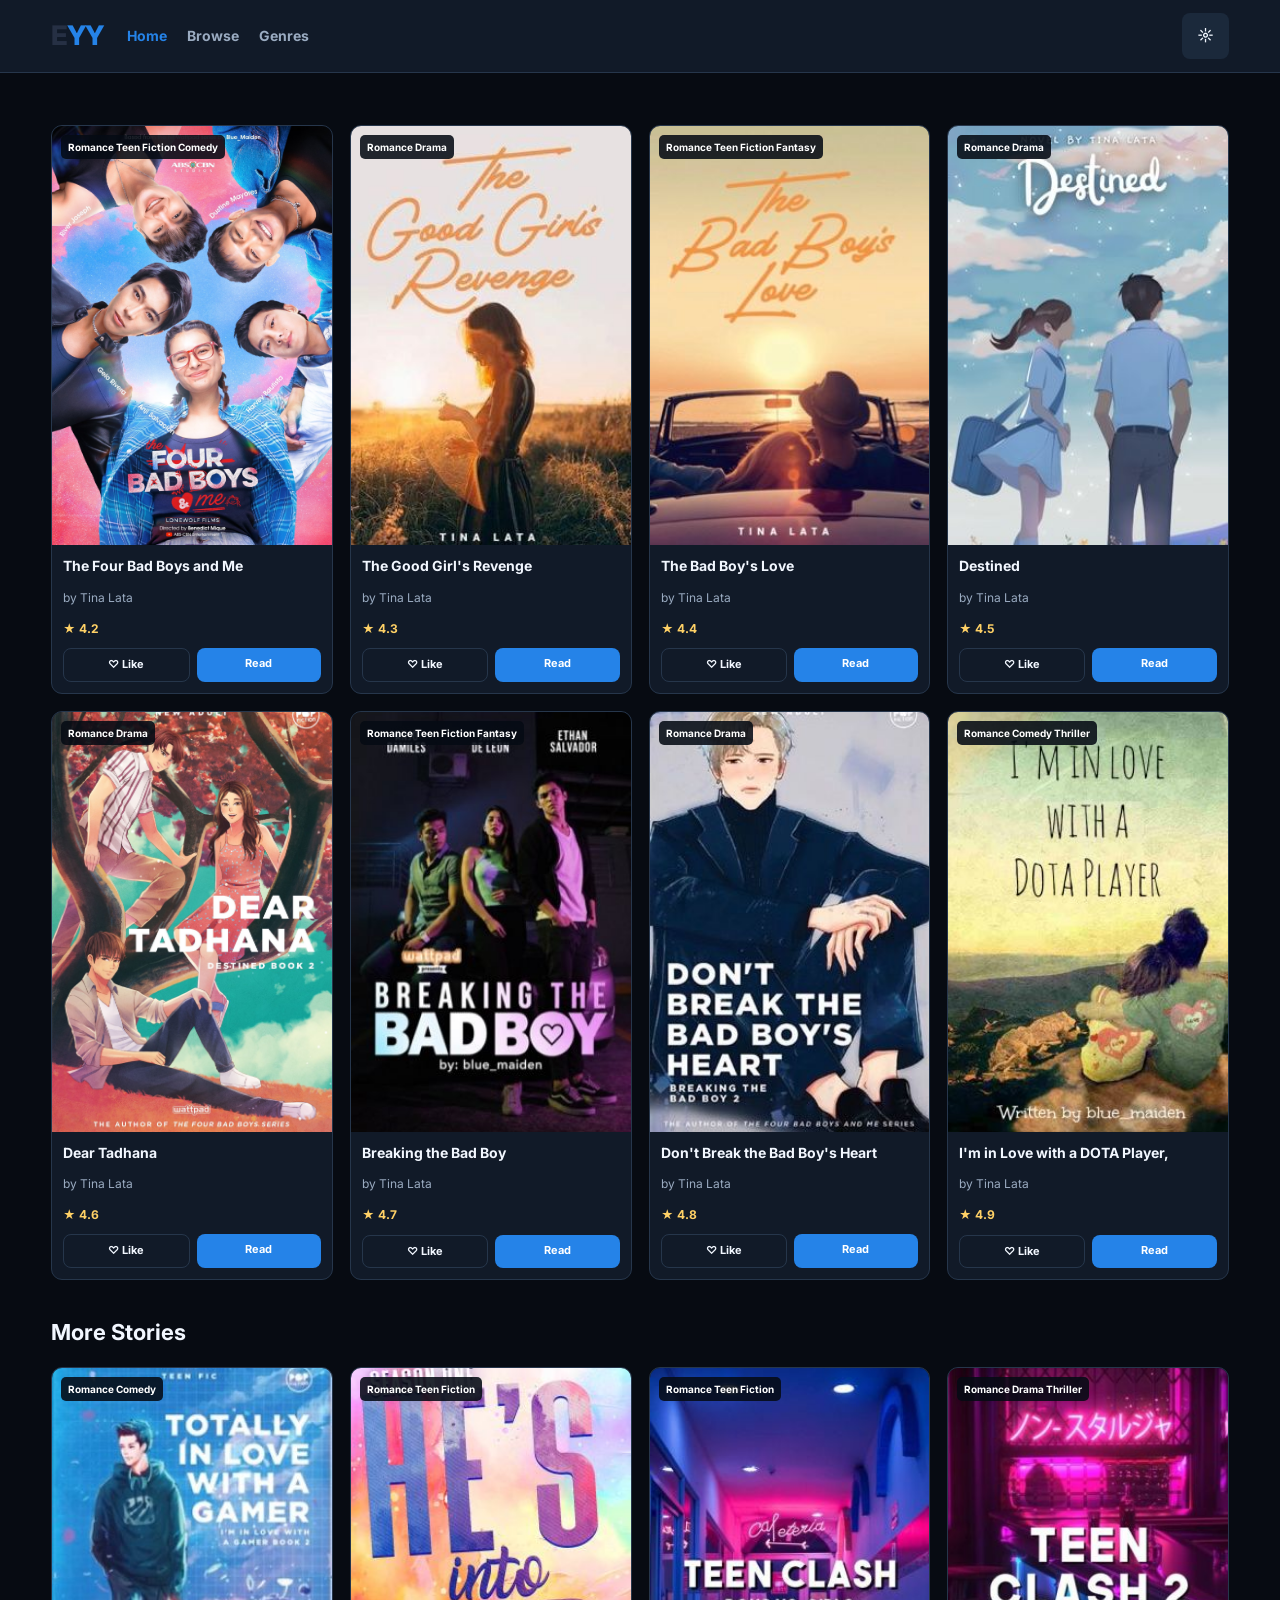
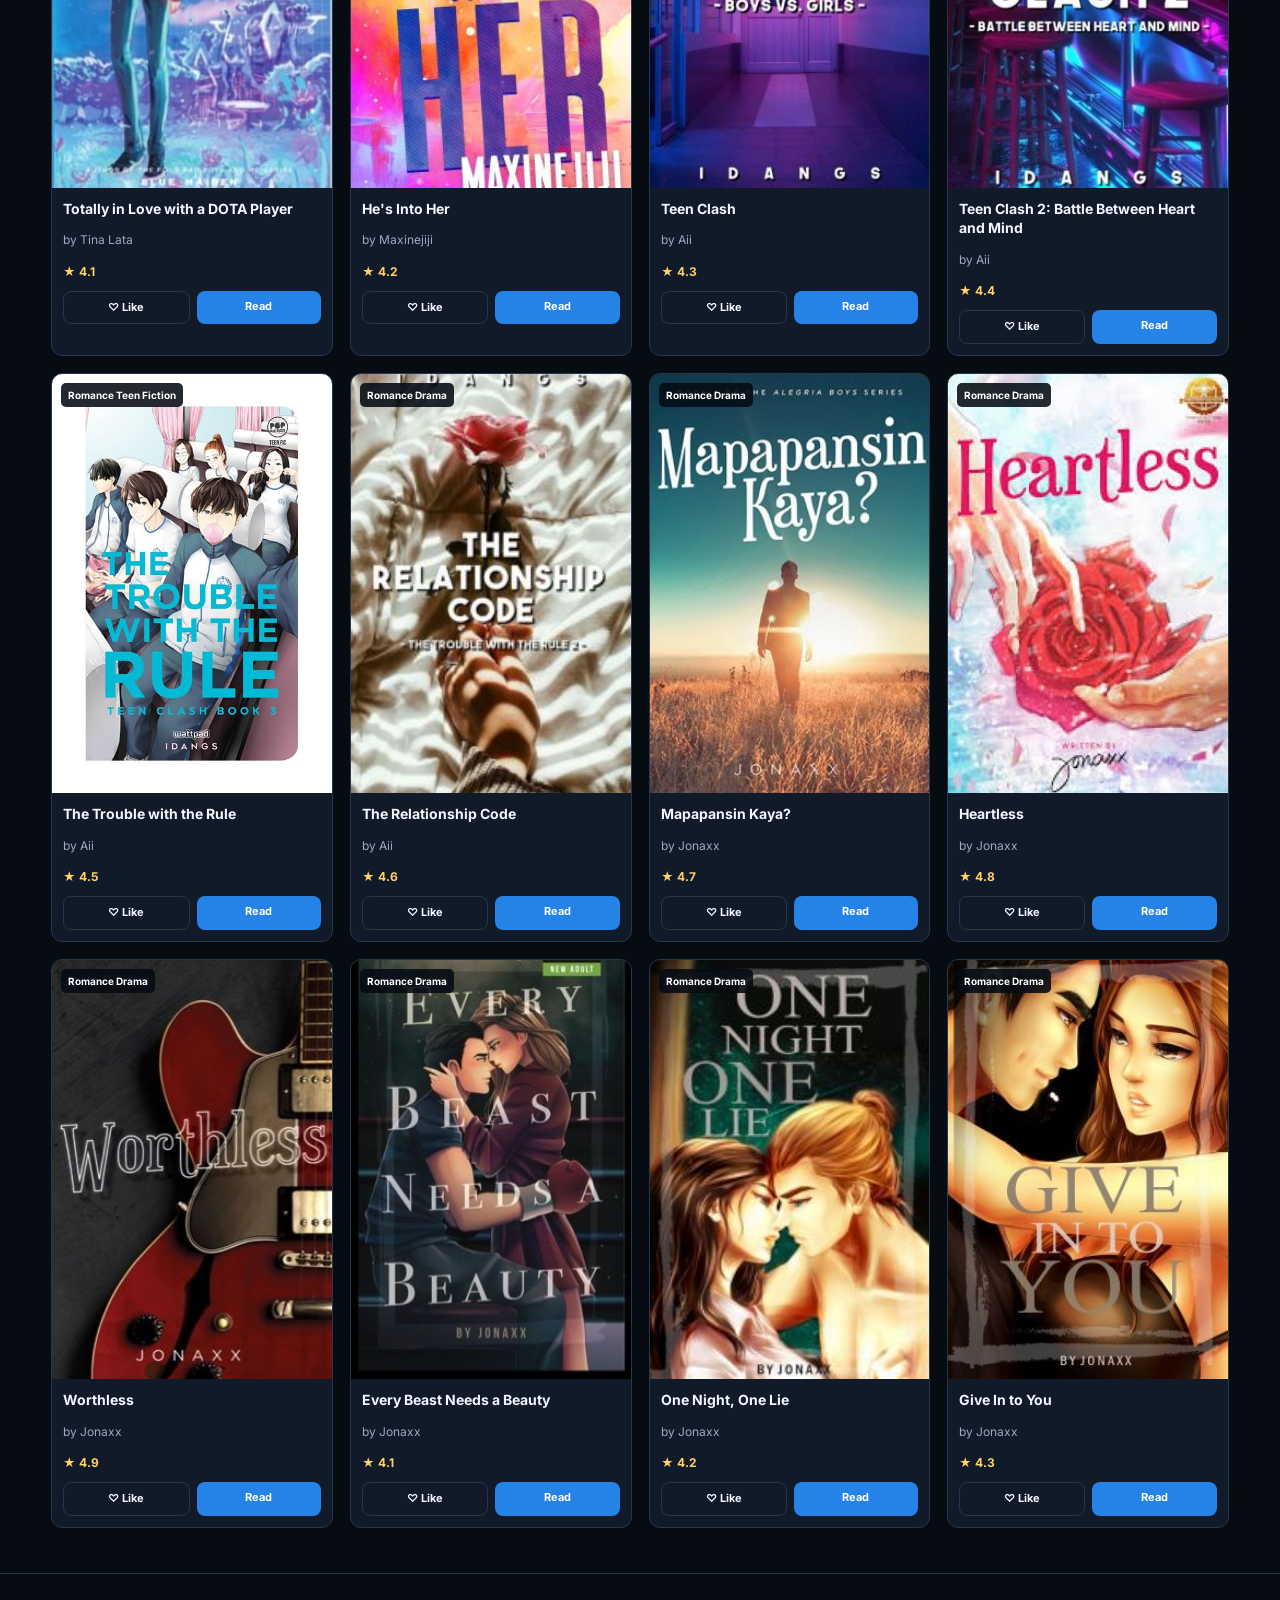
<file: index.html>
<!DOCTYPE html>
<html lang="en">
<head>
    <meta charset="UTF-8">
    <meta name="viewport" content="width=device-width, initial-scale=1.0">
    <title>Eyy - SINADJAN BSIT 21006</title>
    <link rel="stylesheet" href="style.css">
    <script src="script.js" defer></script>
</head>
<body>
    <header id="header"></header>
    <main class="container">
        <section class="section">
            <div class="section-heading">
            </div>
            <div class="book-grid" id="featuredBooks"></div>
        </section>
        <section class="section">
            <div class="section-heading">
                <h2>More Stories</h2>
            </div>
            <div class="home-layout">
                <div class="book-grid" id="moreBooks"></div>
            </div>
        </section>
    </main>
    <footer id="footer"></footer>
</body>
</html>
</file>
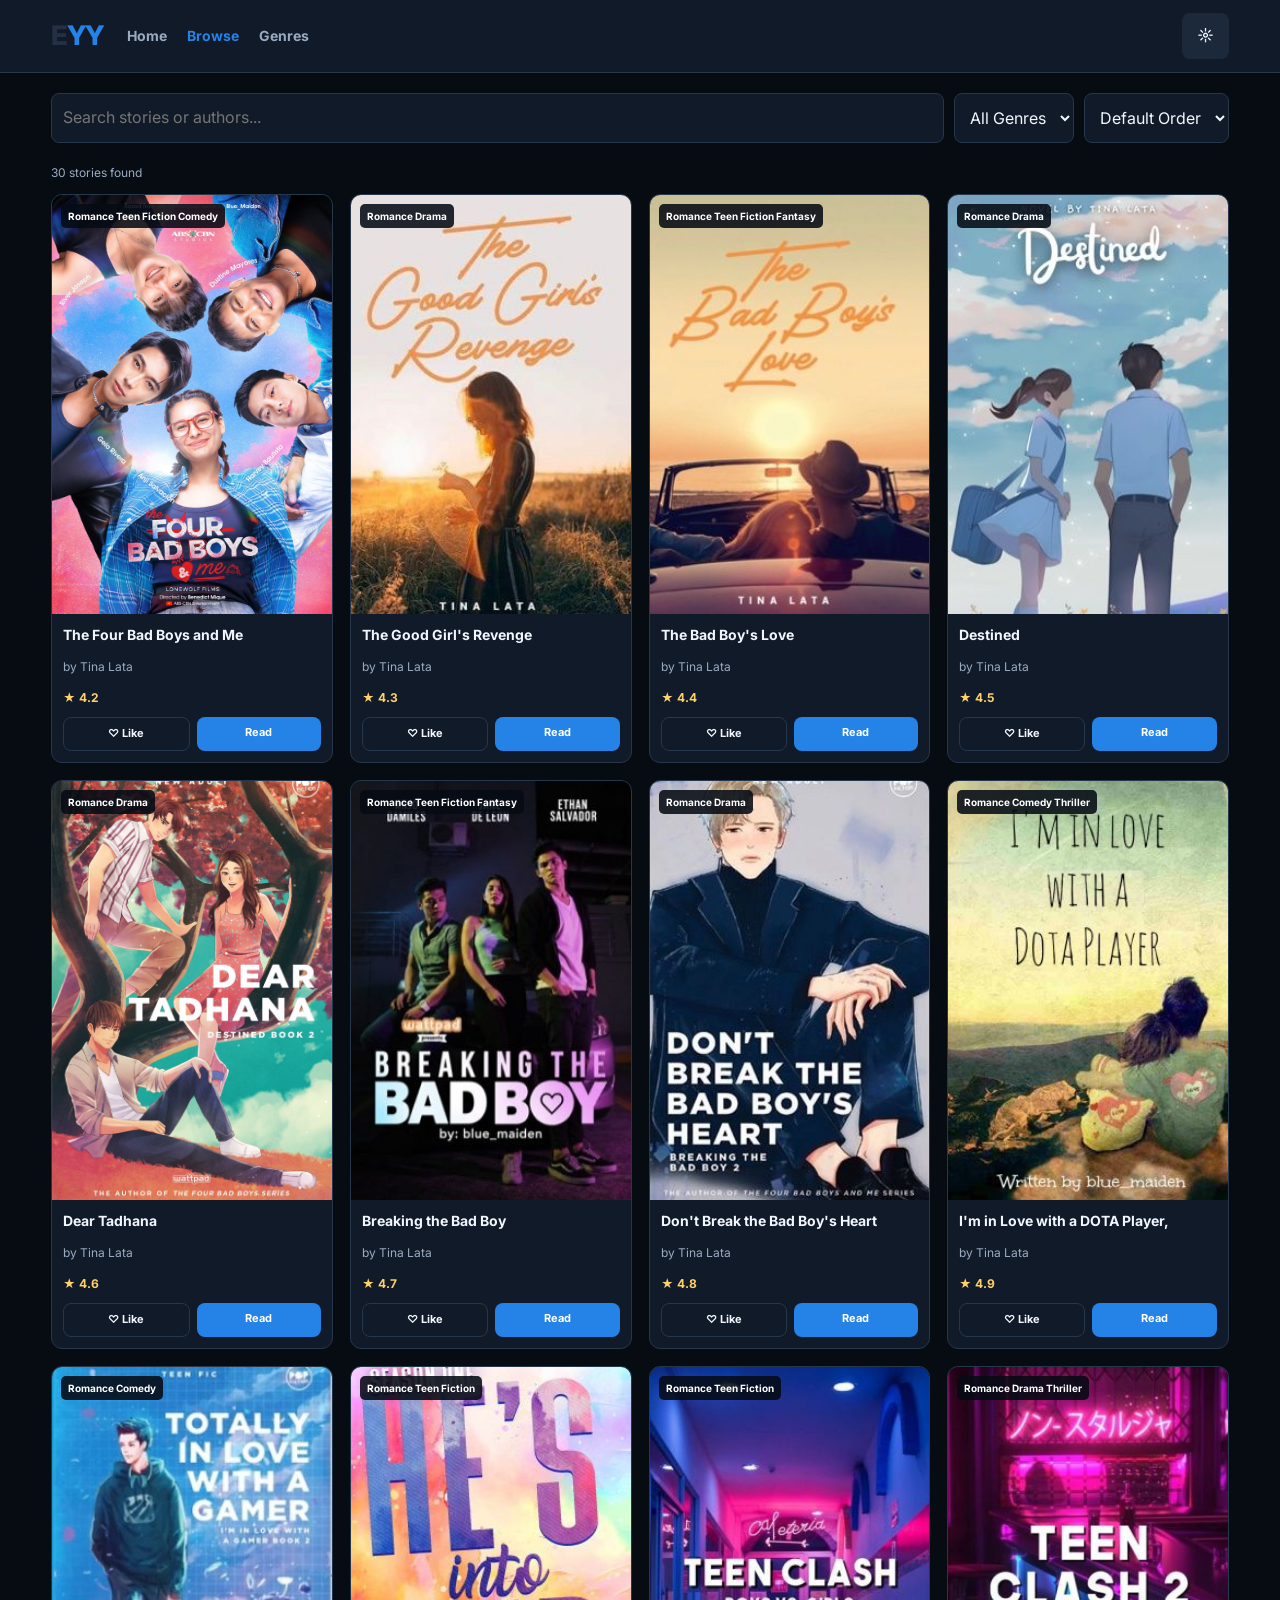
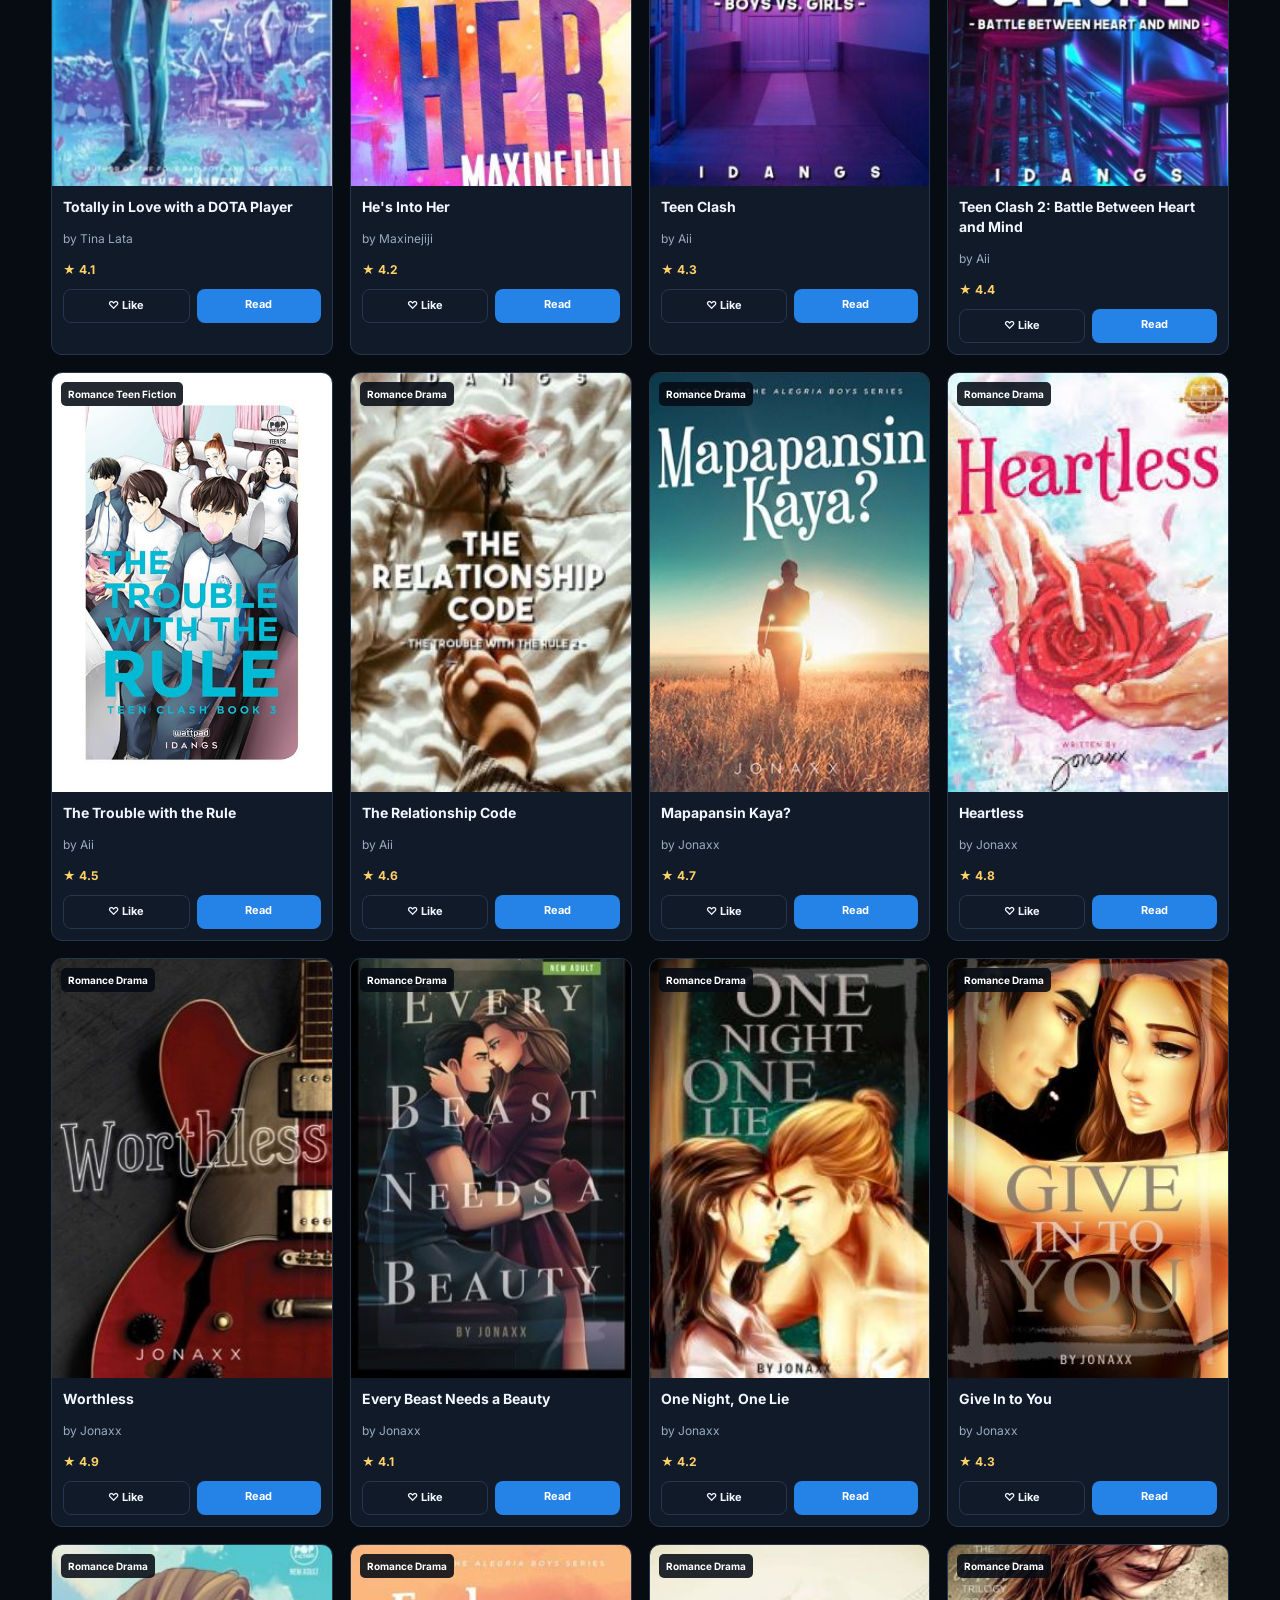
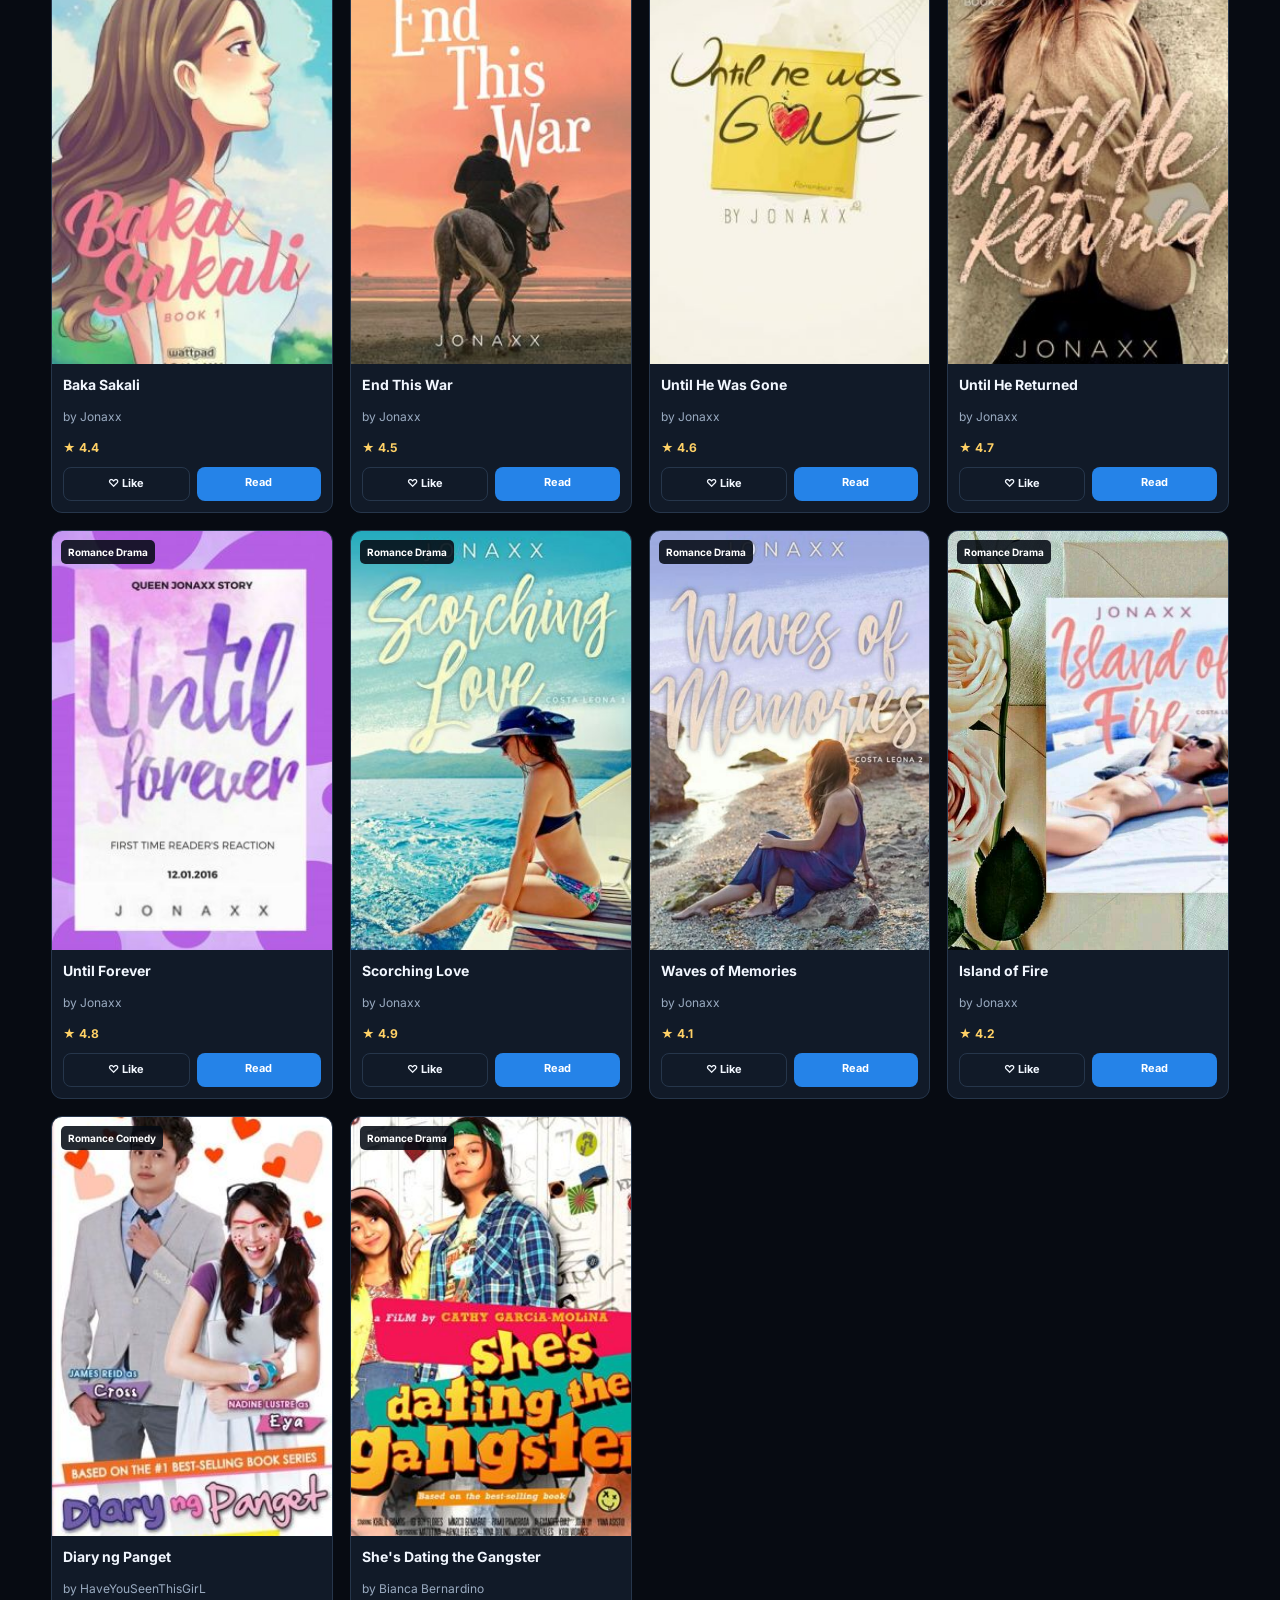
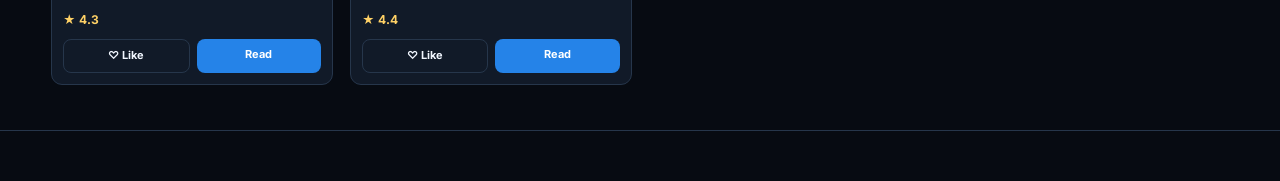
<file: browse.html>
<!DOCTYPE html>
<html lang="en">
<head>
    <meta charset="UTF-8">
    <meta name="viewport" content="width=device-width, initial-scale=1.0">
    <title>Eyy - SINADJAN BSIT 21006</title>
    <link rel="stylesheet" href="style.css">
    <script src="script.js" defer></script>
</head>
<body>
    <header id="header"></header>
    <main class="container">
        <section class="filters">
            <input type="search" id="browseSearch"
                   placeholder="Search stories or authors...">
            <select id="genreFilter">
                <option value="All">All Genres</option>
                <option>Comedy</option>
                <option>Drama</option>
                <option>Fantasy</option>
                <option>Romance</option>
                <option>Thriller</option>
            </select>
            <select id="sortFilter">
                <option value="default">Default Order</option>
                <option value="az">Title: A–Z</option>
                <option value="za">Title: Z–A</option>
            </select>
        </section>
        <p id="resultCount" class="muted"></p>
        <section class="book-grid" id="browseBooks"></section>
    </main>
    <footer id="footer"></footer>
</body>
</html>
</file>
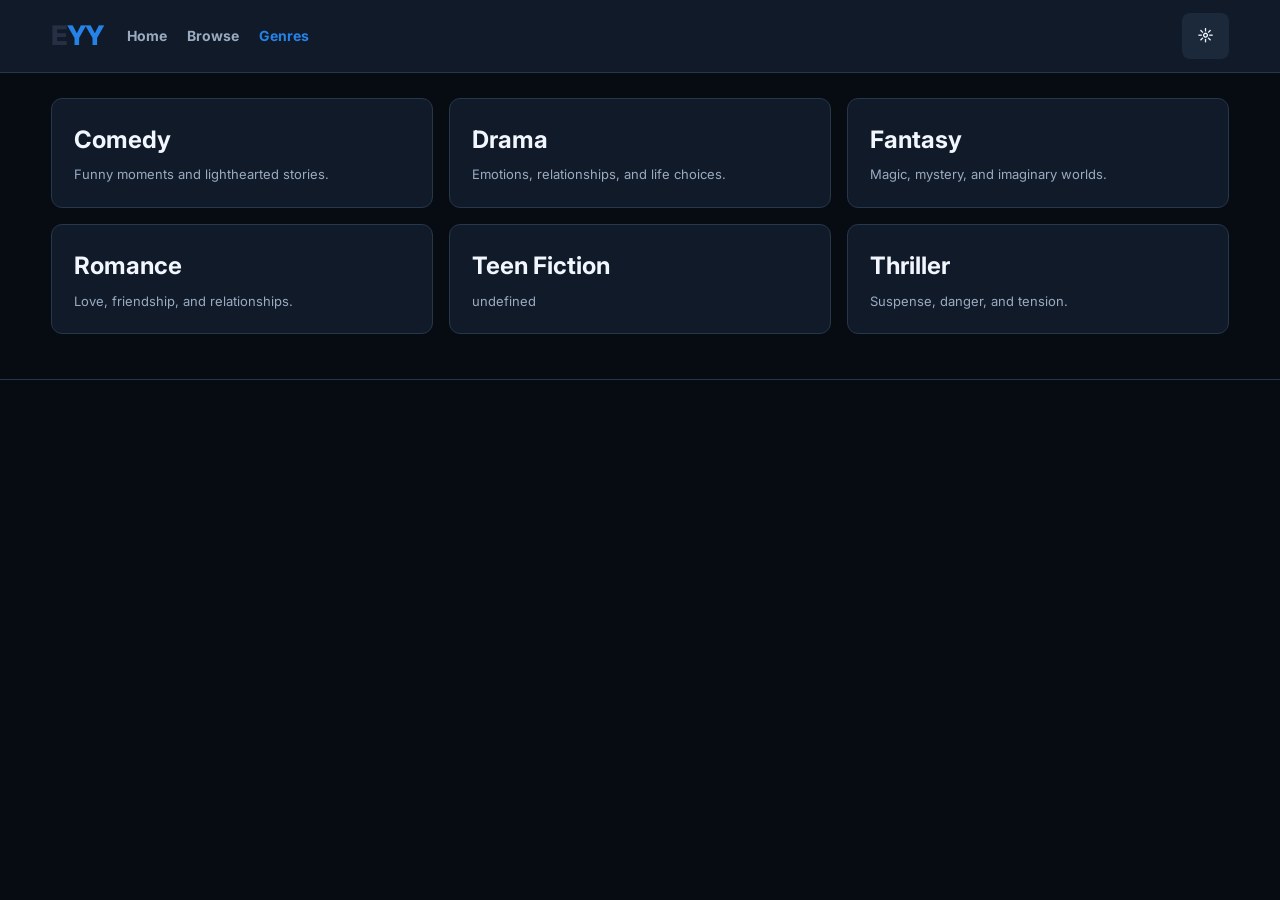
<file: genre.html>
<!DOCTYPE html>
<html lang="en">
<head>
    <meta charset="UTF-8">
    <meta name="viewport" content="width=device-width, initial-scale=1.0">
    <title>Eyy - SINADJAN BSIT 21006</title>
    <link rel="stylesheet" href="style.css">
    <script src="script.js" defer></script>
</head>
<body>
    <header id="header"></header>
    <main class="container">
        <section class="genre-grid" id="genreGrid"></section>
    </main>
    <footer id="footer"></footer>
</body>
</html>
</file>
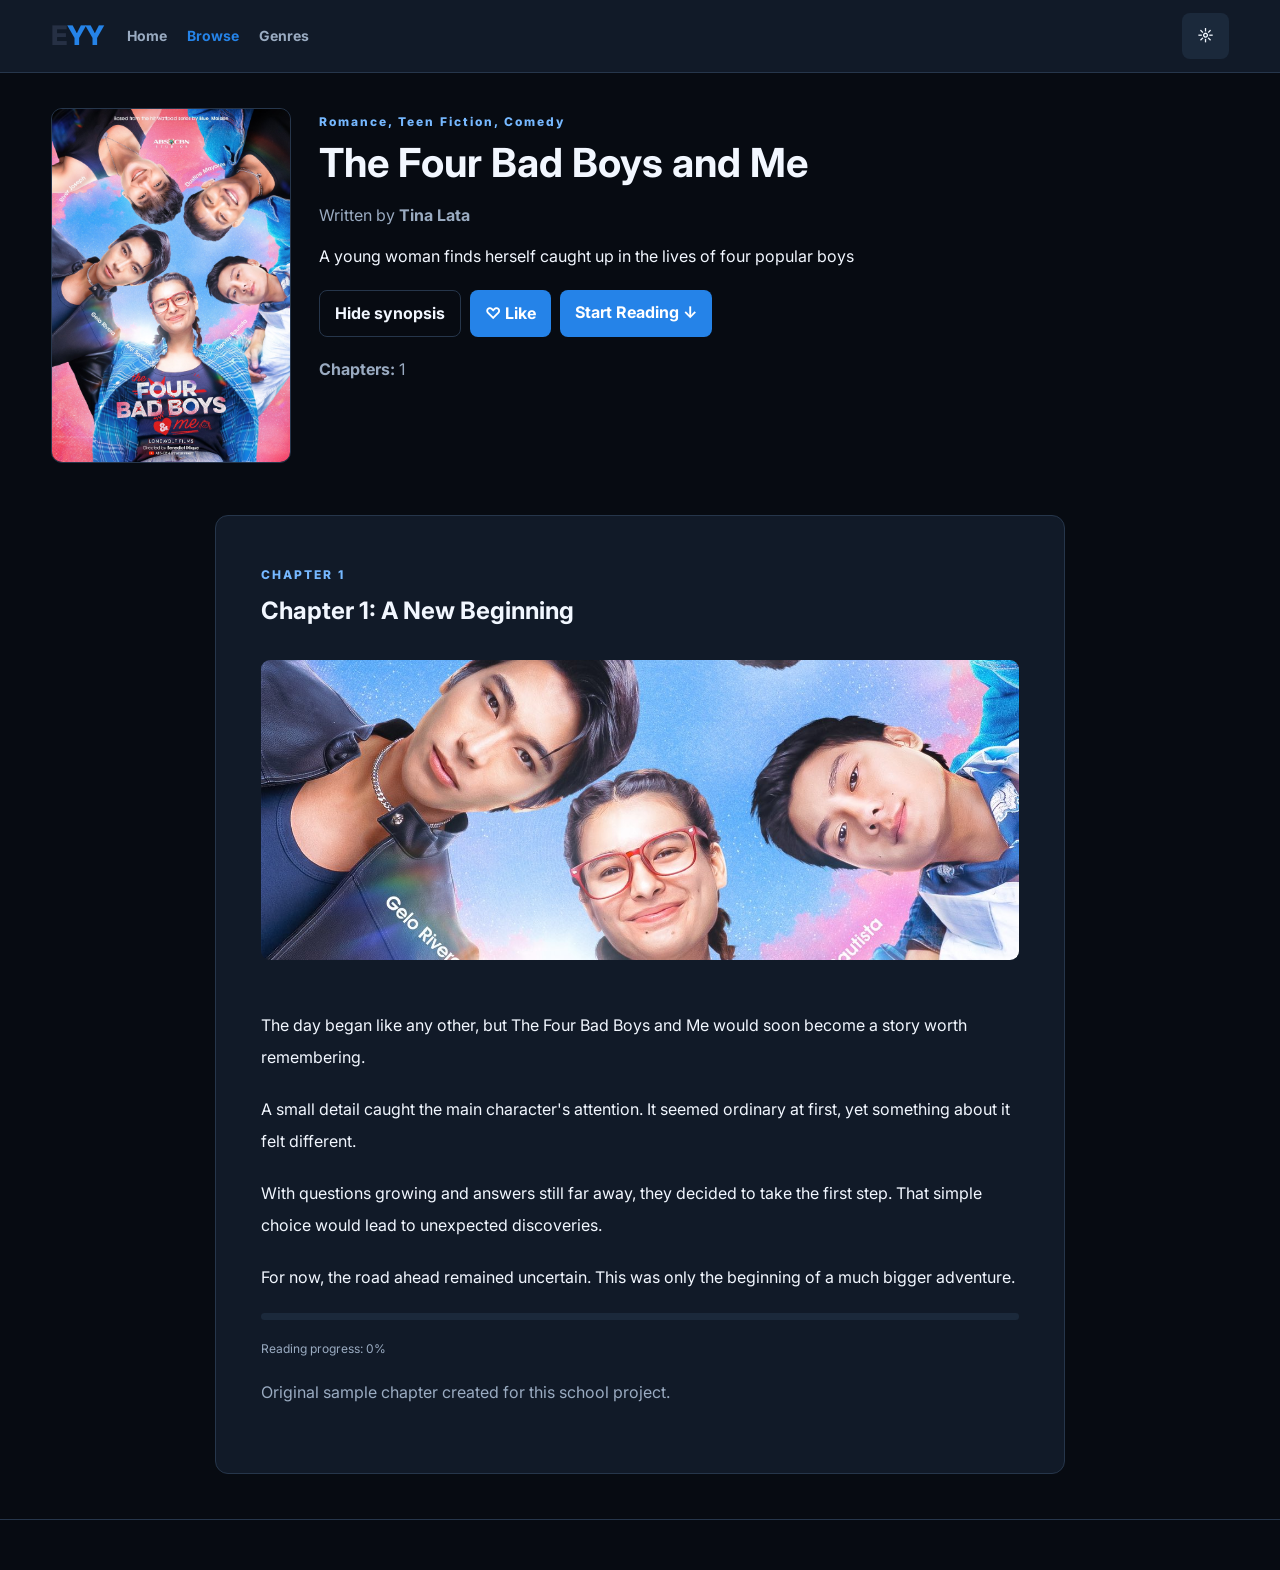
<file: story.html>
<!DOCTYPE html>
<html lang="en">
<head>
    <meta charset="UTF-8">
    <meta name="viewport" content="width=device-width, initial-scale=1.0">
    <title>Eyy - SINADJAN BSIT 21006</title>
    <link rel="stylesheet" href="style.css">
    <script src="script.js" defer></script>
</head>
<body>
    <header id="header"></header>
    <main class="container">
        <div id="storyContent"></div>
    </main>
    <footer id="footer"></footer>
</body>
</html>
</file>
<file: style.css>
@import url('https://fonts.googleapis.com/css2?family=Inter:wght@400;500;600;700;800&display=swap');
:root {
    --bg: #070b12;
    --surface: #111a28;
    --surface2: #1b293b;
    --primary: #2583e8;
    --hover: #4da1ff;
    --text: #f2f7ff;
    --muted: #9aabc1;
    --border: #26364b;
    --gold: #ffd166;
}

body.light-mode {
    --bg: #f1f6fc;
    --surface: #ffffff;
    --surface2: #e4edf8;
    --primary: #1769bd;
    --hover: #2583e8;
    --text: #15253a;
    --muted: #61738a;
    --border: #d4e0ef;
    --gold: #946500;
}

* {
    box-sizing: border-box;
}

html {
    scroll-behavior: smooth;
}

body {
    margin: 0;
    background: var(--bg);
    color: var(--text);
    font-family: Inter, Arial, sans-serif;
    line-height: 1.6;
    transition: background .2s, color .2s;
}

a {
    color: inherit;
    text-decoration: none;
}

button, input, select {
    font: inherit;
}

button, .btn {
    border: none;
    border-radius: 8px;
    padding: 10px 15px;
    background: var(--primary);
    color: white;
    font-weight: 700;
    cursor: pointer;
    transition: .2s;
}

button:hover, .btn:hover {
    background: var(--hover);
    transform: translateY(-2px);
}

.container {
    width: min(1200px, 92%);
    margin: auto;
}

/* Navigation */

#header {
    position: sticky;
    top: 0;
    z-index: 10;
    background: var(--surface);
    border-bottom: 1px solid var(--border);
}

.nav {
    min-height: 72px;
    display: flex;
    align-items: center;
    gap: 24px;
}

.logo {
    font-size: 27px;
    font-weight: 800;
    letter-spacing: -1px;
    color:  #070b12 !important;
    text-shadow: none !important;
    filter: none !important;
    -webkit-text-fill-color: #263044 !important;
}

.logo span {
    color: #2583e8 !important;
    text-shadow: none !important;
    filter: none !important;
    -webkit-text-fill-color: #2583e8 !important;
}

.nav-links {
    display: flex;
    align-items: center;
    gap: 20px;
}

.nav-links a {
    color: var(--muted);
    font-size: 14px;
    font-weight: 700;
}

.nav-links a:hover,
.nav-links a.active {
    color: var(--primary);
}

.nav-spacer {
    flex: 1;
}

.nav-search {
    width: 160px;
    min-width: 0;
    padding: 9px 11px;
    border: 1px solid var(--border);
    border-radius: 8px;
    background: var(--bg);
    color: var(--text);
}

.theme-btn {
    background: var(--surface2);
    color: var(--text);
}

/* Home page */

.hero {
    margin: 30px 0;
    padding: 40px;
    min-height: 275px;
    display: flex;
    align-items: center;
    border: 1px solid #204a75;
    border-radius: 15px;
    background:
        radial-gradient(circle at 85% 20%, #2583e855, transparent 35%),
        linear-gradient(120deg, #102b4b, #080d16);
}

.hero-content {
    max-width: 650px;
}

.eyebrow {
    color: #76b8ff;
    font-size: 12px;
    font-weight: 800;
    letter-spacing: 2px;
}

.hero h1 {
    font-size: clamp(32px, 5vw, 48px);
    line-height: 1.15;
    margin: 10px 0;
}

.hero p {
    color: #c5d6e9;
    max-width: 540px;
}

.section {
    margin: 35px 0;
}

.section-heading {
    display: flex;
    align-items: center;
    justify-content: space-between;
    gap: 12px;
    margin-bottom: 17px;
}

.section-heading h2 {
    margin: 0;
    font-size: 22px;
}

.section-heading > a {
    color: var(--primary);
    font-size: 13px;
    font-weight: 700;
}

/* Book cards */

.book-grid {
    display: grid;
    grid-template-columns: repeat(4, minmax(0, 1fr));
    gap: 17px;
}

.book-card {
    min-width: 0;
    overflow: hidden;
    border: 1px solid var(--border);
    border-radius: 11px;
    background: var(--surface);
    transition: transform .2s, border-color .2s;
}

.book-card:hover {
    transform: translateY(-5px);
    border-color: var(--primary);
}

.cover-wrap {
    position: relative;
    overflow: hidden;
    aspect-ratio: 2 / 3;
    background: var(--surface2);
}

.cover-wrap img {
    display: block;
    width: 100%;
    height: 100%;
    object-fit: cover;
}

.genre-pill {
    position: absolute;
    top: 9px;
    left: 9px;
    padding: 4px 7px;
    border-radius: 5px;
    background: #050b14df;
    color: white;
    font-size: 10px;
    font-weight: 700;
}

.book-info {
    padding: 11px;
}

.book-info h3 {
    margin: 0 0 5px;
    font-size: 14px;
    line-height: 1.4;
}

.author, .muted {
    color: var(--muted);
    font-size: 12px;
}

.rating {
    color: var(--gold);
    font-size: 12px;
    font-weight: 700;
}

.card-actions {
    display: flex;
    gap: 7px;
    margin-top: 10px;
}

.card-actions button,
.card-actions .btn {
    flex: 1;
    padding: 7px 5px;
    text-align: center;
    font-size: 11px;
}

.outline {
    border: 1px solid var(--border);
    background: transparent;
    color: var(--text);
}

/* Popular stories */

.home-layout {
    display: block;
    width: 100%;
}


.popular {
    padding: 16px;
    border: 1px solid var(--border);
    border-radius: 11px;
    background: var(--surface);
}

.popular h2 {
    margin: 0 0 15px;
    font-size: 18px;
}

.popular-item {
    display: flex;
    align-items: center;
    gap: 10px;
    margin-bottom: 13px;
}

.popular-item img {
    width: 43px;
    height: 60px;
    object-fit: cover;
    border-radius: 5px;
}

.popular-item strong {
    display: block;
    font-size: 12px;
    line-height: 1.4;
}

.popular-item small {
    color: var(--muted);
    font-size: 11px;
}

.rank {
    color: var(--primary);
    font-weight: 800;
}

/* Browse and genres */

.page-heading {
    padding: 30px 0 10px;
}

.page-heading h1 {
    margin: 5px 0;
    font-size: 32px;
}

.page-heading p {
    color: var(--muted);
}

.filters {
    display: flex;
    flex-wrap: wrap;
    gap: 10px;
    margin: 20px 0;
}

.filters input,
.filters select {
    min-width: 0;
    padding: 11px;
    border: 1px solid var(--border);
    border-radius: 8px;
    background: var(--surface);
    color: var(--text);
}

.filters input {
    flex: 1;
    min-width: 190px;
}

.genre-grid {
    display: grid;
    grid-template-columns: repeat(3, minmax(0, 1fr));
    gap: 16px;
    margin-top: 25px;
}

.genre-card {
    padding: 22px;
    border: 1px solid var(--border);
    border-radius: 11px;
    background: var(--surface);
    transition: .2s;
}

.genre-card:hover {
    transform: translateY(-3px);
    border-color: var(--primary);
}

.genre-card h2 {
    margin: 0 0 5px;
}

.genre-card p {
    margin: 0;
    color: var(--muted);
    font-size: 13px;
}

/* Story page and reading area */

.story-layout {
    display: grid;
    grid-template-columns: 240px minmax(0, 1fr);
    gap: 28px;
    padding: 35px 0;
}

.story-cover {
    width: 100%;
    border: 1px solid var(--border);
    border-radius: 11px;
}

.story-meta h1 {
    margin: 5px 0;
    font-size: clamp(27px, 4vw, 40px);
    line-height: 1.2;
}

.story-meta p {
    color: var(--muted);
}

.story-meta .synopsis {
    color: var(--text);
}

.story-toolbar {
    display: flex;
    flex-wrap: wrap;
    gap: 9px;
    margin: 20px 0;
}

.reader {
    max-width: 850px;
    margin: 10px auto 45px;
    padding: clamp(22px, 5vw, 45px);
    border: 1px solid var(--border);
    border-radius: 13px;
    background: var(--surface);
}

.reader h2 {
    margin-top: 5px;
}

.reader p {
    font-size: 16px;
    line-height: 2;
    margin-bottom: 20px;
}

.reader-image {
    width: 100%;
    max-height: 300px;
    object-fit: cover;
    border-radius: 9px;
    margin: 10px 0 25px;
}

.progress-track {
    height: 7px;
    overflow: hidden;
    margin: 15px 0;
    border-radius: 20px;
    background: var(--surface2);
}

.progress-fill {
    width: 0;
    height: 100%;
    background: var(--primary);
}

/* Footer */

#footer {
    margin-top: 45px;
    padding: 25px 0;
    border-top: 1px solid var(--border);
    color: var(--muted);
    text-align: center;
    font-size: 13px;
}

.empty {
    grid-column: 1 / -1;
    padding: 20px;
    color: var(--muted);
}

/* Responsive layout */

@media (max-width: 1000px) {
    .book-grid {
        grid-template-columns: repeat(3, minmax(0, 1fr));
    }

    .home-layout {
        grid-template-columns: 1fr;
    }
}

@media (max-width: 700px) {
    .nav {
        flex-wrap: wrap;
        gap: 13px;
        padding: 12px 0;
    }

    .nav-links {
        order: 3;
        width: 100%;
        justify-content: space-between;
    }

    .nav-search {
        display: none;
    }

    .hero {
        padding: 25px;
    }

    .book-grid {
        grid-template-columns: repeat(2, minmax(0, 1fr));
        gap: 12px;
    }

    .genre-grid {
        grid-template-columns: repeat(2, minmax(0, 1fr));
    }

    .story-layout {
        grid-template-columns: 115px minmax(0, 1fr);
        gap: 15px;
    }

    .story-meta h1 {
        font-size: 24px;
    }
}

@media (max-width: 420px) {
    .genre-grid,
    .story-layout {
        grid-template-columns: 1fr;
    }

    .story-cover {
        max-width: 200px;
    }
}
</file>
